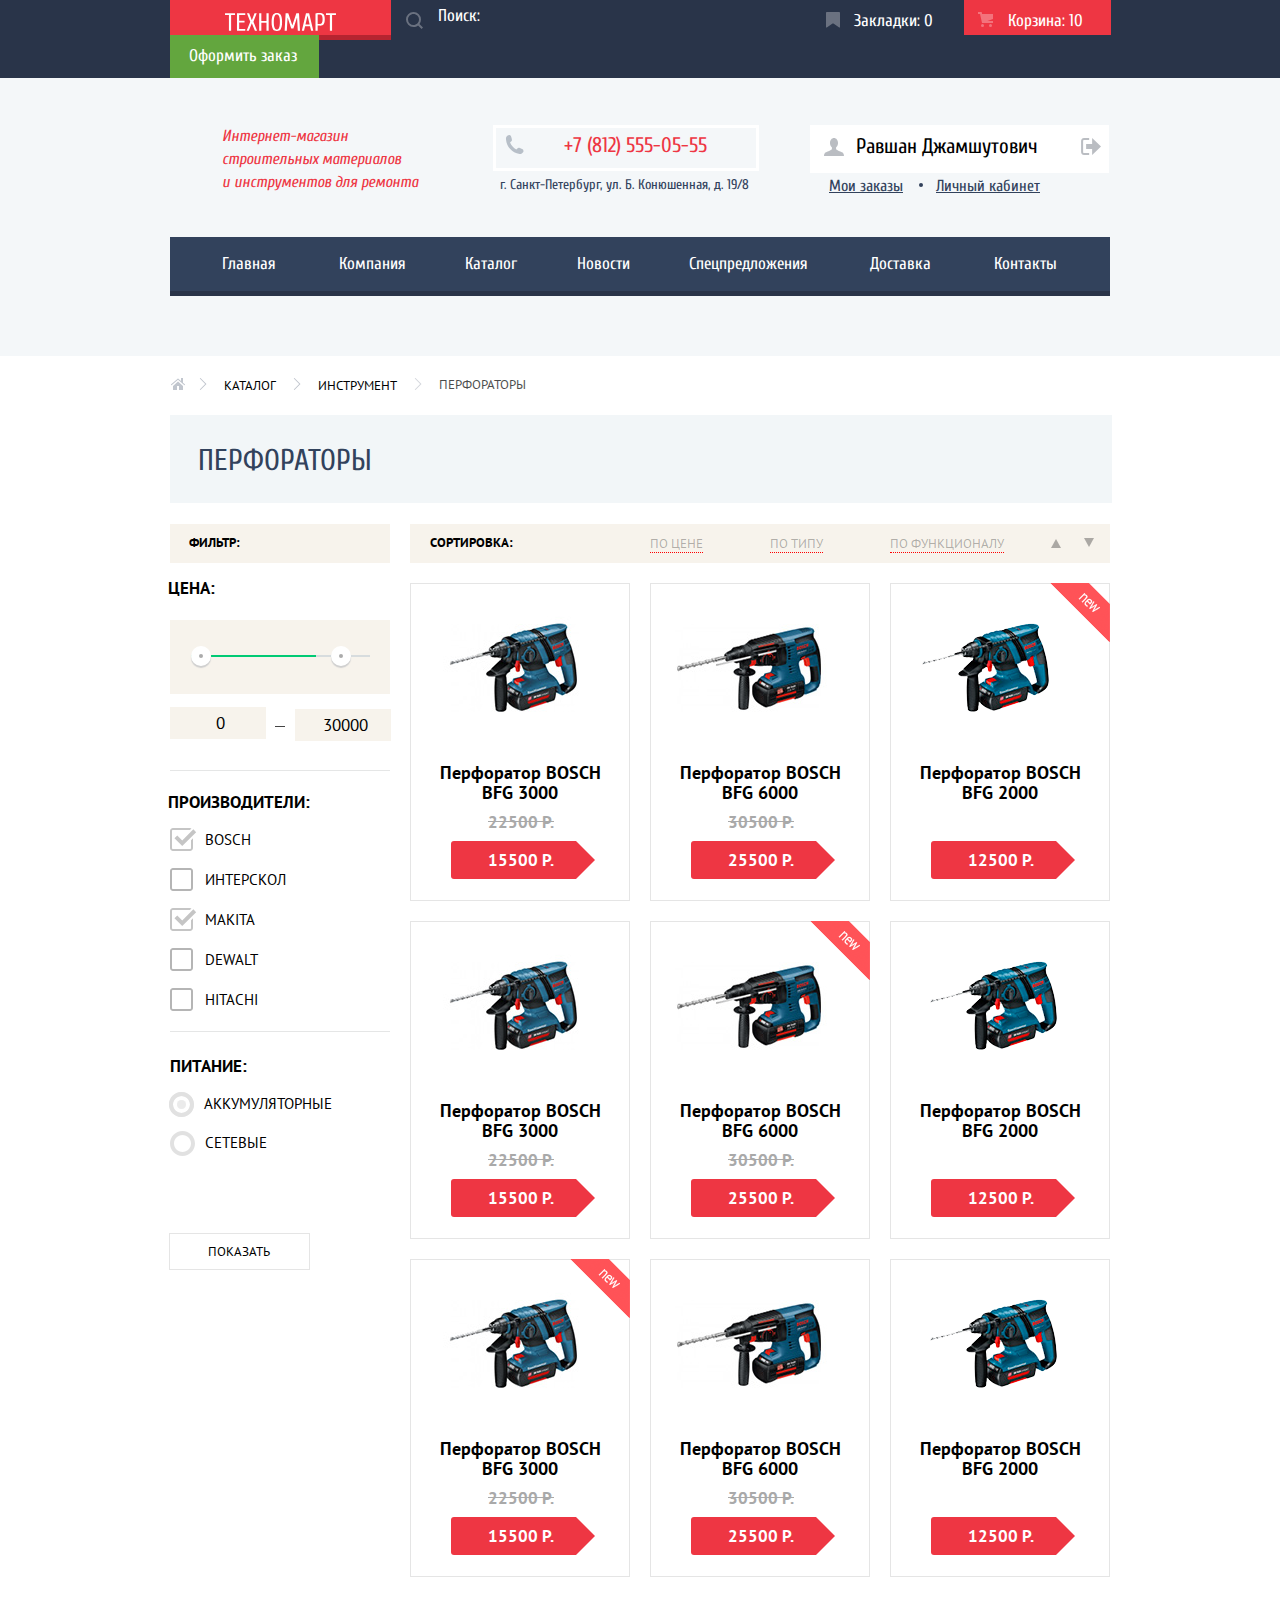
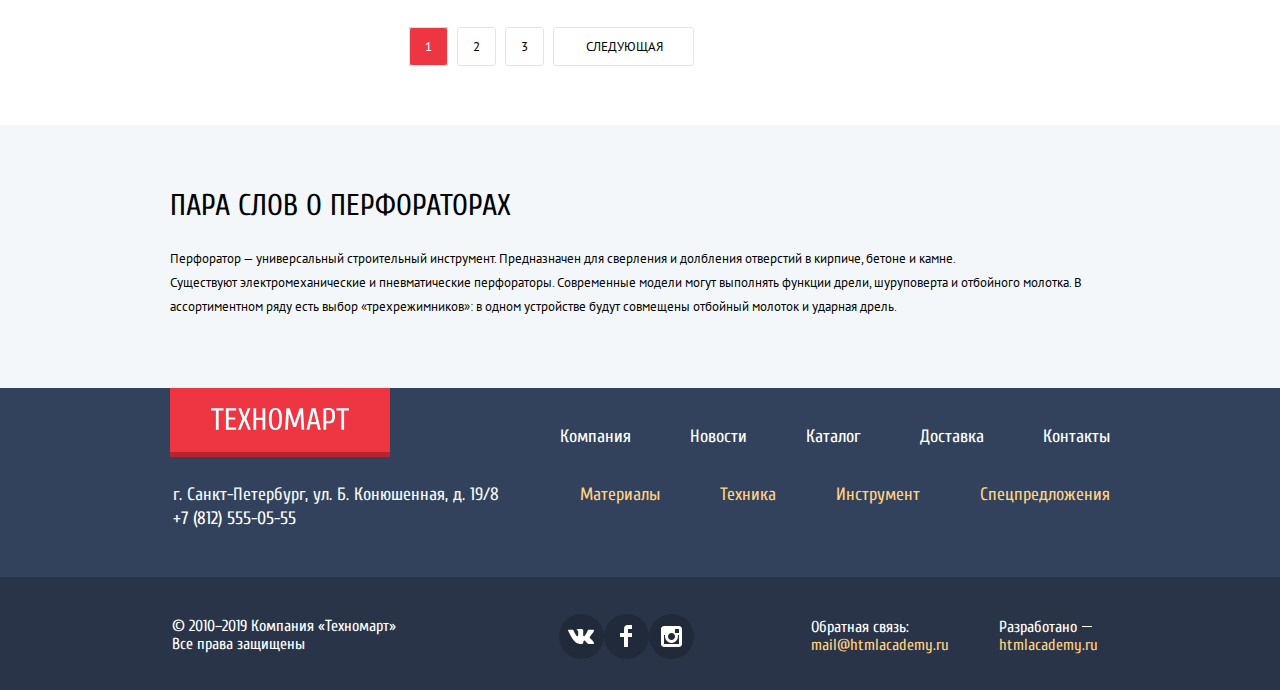
<file: catalog.html>
<!DOCTYPE html>
<html lang="ru">
<head>
	<meta charset="utf-8">
	<title>Техномарт</title>
	<link href="https://fonts.googleapis.com/css?family=Cuprum:400,400i,700%7cPT+Sans:400,400i,700&amp;subset=cyrillic" rel="stylesheet">
	<link rel="stylesheet" href="css/normalize.css">
	<link rel="stylesheet" href="css/style.min.css">
</head>
<body>
  <header class="main-header">
		<div class="main-navigation-wrapper">  
			<nav class="main-navigation">
				<div class="user-navigation-top-container">
					<div class="user-navigation-top">
						<a class="main-header-logo" href="index.html">
							<img class="logo" src="img/logo-technomart.svg" alt="логотип компании Техномарт" width="111" height="18">
						</a>
						<form class="search-form" action="https://echo.htmlacademy.ru" method="post">
							<label class="visually-hidden" for="user-search">Поиск</label>
							<input class="search-user" type="text" name="search" id="user-search" placeholder="Поиск:">
							<svg class="search-icon" xmlns="http://www.w3.org/2000/svg" width="17" height="17" viewBox="0 0 17 17">
							<path d="M17 15.586l-3.542-3.542A7.465 7.465 0 0 0 15 7.5 7.5 7.5 0 1 0 7.5 15c1.71 0 3.282-.579 4.544-1.542L15.586 17 17 15.586zM2 7.5C2 4.467 4.467 2 7.5 2 10.532 2 13 4.467 13 7.5c0 3.032-2.468 5.5-5.5 5.5A5.506 5.506 0 0 1 2 7.5z"/></svg>
						</form>
						<a class="bookmarks-catalog" href="bookmarks.html">
							Закладки: 0
						</a>
						<a class="basket-catalog basket-catalog--full" href="basket.html">
							Корзина: 10
						</a>
						<a class="place-your-order" href="place-order.html">
							Оформить заказ
						</a>	
					</div>
				</div>

				<div class="site-navigation-midle">
					<h1 class="main-title">Интернет-магазин строительных материалов&nbsp;&nbsp;&nbsp;
					и инструментов для ремонта
					</h1>
					<div class="contacts">
					<a class="phone" href="tel:+78125550555">
						+7 (812) 555-05-55
					</a>
					<p class="location">г. Санкт-Петербург, ул. Б. Конюшенная, д. 19/8</p> 
				</div>	
					
					<div class="user-card">
						<a class="user" href="personal-account.html">
							Равшан Джамшутович
						</a>
						<a class="deauthorization" href="deauthorization.html">
							<svg class="deauthorization-icon" xmlns="http://www.w3.org/2000/svg" width="21" height="17" viewBox="0 0 21 17"><g fill="#1d2739"><path fill="#1d2739" d="M21 8.5L12.125 0v6h-6v5h6v6z"/>
							<path fill="#1d2739" d="M3.106 13.952V3.048c.018-.376.171-1.057 1.01-1.057h5.027V0H4.116C1.938 0 1.112 1.81 1.087 3.027v10.946C1.112 15.189 1.938 17 4.116 17h5.027v-1.99H4.116c-.839 0-.992-.683-1.01-1.058z"/></g></svg>
						</a>
						<ul class="customer-card">
							<li class="my-order">
								<a href="my-order.html">
									Мои заказы
								</a>
							</li>
							<li class="personal-account">
								<a href="personal-account.html">
									Личный кабинет
								</a>
							</li>
						</ul>
					</div>
				</div>
					
				<div class="site-navigation-top-wrapper">
					<ul class="site-navigation-top">
						<li class="navigation-top-index"><a href="index.html">Главная</a></li>
						<li class="navigation-top-company"><a href="company.html">Компания</a></li>
						<li class="navigation-top-catalogue"><a href="catalog.html">Каталог</a></li>
						<li class="navigation-top-news"><a href="news.html">Новости</a></li>
						<li class="navigation-top-special-offer"><a href="Special-offer.html">Спецпредложения</a></li>
						<li class="navigation-top-delivery"><a href="delivery.html">Доставка</a></li>
						<li class="navigation-top-contacts"><a href="contacts.html">Контакты</a></li>
					</ul>
				</div>	
			</nav>
		</div>
	</header>

	<section class="list-of-pages">
		<ul class="breadcrumbs">
			<li>
				<a href="catalog.html">
					Каталог
				</a>	
			</li>
			<li>
				<a href="tool.html">
					Инструмент
				</a>
			</li>
			<li class="breadcrumbs-current">
				Перфораторы
			</li>	
		</ul>		
	</section>
	
	<div class="perforators-wrapper">
	  <h2 class="perforators">Перфораторы</h2>
	</div>
		
	<section class="product-filters">	
		<div class="filters-wrapper">
	  	<h2 class="filters">Фильтр:</h2>
		</div>

		<div class="sorting-goods-wrapper">
			<div class="sorting-goods">
				<h2 class="sort">Сортировка:</h2>
					<ul class="sort-list">
						<li>
							<a href="#">
								по цене
							</a>
						</li>
						<li>
							<a href="#">
								по типу
							</a>
						</li>
						<li>
							<a href="#">
								по функционалу
							</a>
						</li>
						<li>
							<svg class="up-indicator" aria-label="Индикатор вверх" xmlns="http://www.w3.org/2000/svg" width="11" height="10" viewBox="0 0 11 10">
							<path d="M5.5 0L0 10h11z"/></svg>
						</li>
						<li>
							<svg class="down-indicator" aria-label="Индикатор вниз" xmlns="http://www.w3.org/2000/svg" width="11" height="10" viewBox="0 0 11 10">
							<path d="M5.5 10L0 0h11"/></svg>
						</li>
					</ul>
			</div>
		</div>
	</section>

	<div class="manufacturers-list-container">
		<section class="manufacturers-list">
			<form class="filter" action="https://echo.htmlacademy.ru" method="post">
				<fieldset class="price-selection">
					<legend class="at-price">Цена:</legend>
					<div class="range-filter">
						<div class="range-controls">
							<div class="scale">
								<div class="bar"></div>
							</div>
							<div class="toggle toggle-min" aria-label="Индикатор выбора цены"></div>
							<div class="toggle toggle-max" aria-label="Индикатор выбора цены"></div>
						</div>
						<div class="price-controls">
							<label class="min-price"><input name="min-price" type="text" value="0"></label>
							<label class="max-price"><input name="max-price" type="text" value="30000"></label>
						</div>
					</div>
				</fieldset>

				<div class="manufacturers-list-wrapper">
					<fieldset class="manufacturers-selection">
						<legend class="manufacturers">Производители:</legend>
						<ul class="manufacturers-list-checkbox">
							<li class="filter-option">
								<label class="label-checkbox label-checkbox-bosch" for="BOSCH-field">
									<input class="visually-hidden filter-input filter-input-checkbox" type="checkbox" name="BOSCH" id="BOSCH-field" checked>
									<span class="checkbox-indicator"></span>
										BOSCH
								</label>
							</li>
							<li class="filter-option">
								<label class="label-checkbox" for="interskol-field">
									<input class="visually-hidden filter-input filter-input-checkbox" type="checkbox" name="interskol" id="interskol-field">
									<span class="checkbox-indicator"></span>
										ИНТЕРСКОЛ
								</label>
							</li>
							<li class="filter-option">
								<label class="label-checkbox" for="MAKITA-field">
									<input class="visually-hidden filter-input filter-input-checkbox" type="checkbox" name="MAKITA" id="MAKITA-field" checked>
									<span class="checkbox-indicator"></span>
										MAKITA
								</label>
							</li>
							<li class="filter-option">	
								<label class="label-checkbox" for="DEWALT-field">
									<input class="visually-hidden filter-input filter-input-checkbox" type="checkbox" name="DEWALT" id="DEWALT-field">
									<span class="checkbox-indicator"></span>
									DEWALT
								</label>
							</li>		
							<li class="filter-option">	
								<label class="label-checkbox" for="HITACHI-field">
									<input class="visually-hidden filter-input filter-input-checkbox" type="checkbox" name="HITACHI" id="HITACHI-field">
									<span class="checkbox-indicator"></span>
										HITACHI
								</label>
							</li>	
						</ul>
					</fieldset>	
				</div>	
				
				<div class="manufacturers-list-power-wrapper">
					<fieldset class="power-selection">	
						<legend class="power">Питание:</legend>
						<ul class="manufacturers-list-radio">
							<li class="filter-option">
								<label class="label-radio label-radio-1">
									<input class="visually-hidden filter-input filter-input-checkbox" type="radio" name="power" value="Battery" checked>
									<span class="checkbox-indicator"></span>
									АККУМУЛЯТОРНЫЕ
								</label>
							</li>
							<li class="filter-option">	
								<label class="label-radio">
									<input class="visually-hidden filter-input filter-input-checkbox" type="radio" name="power" value="networking">
									<span class="checkbox-indicator"></span>
									СЕТЕВЫЕ
								</label>
							</li>
							<li>	
								<input class="button-show-products" type="submit" value="Показать" aria-label="Кнопка показать подходящие товары под выбранные критерии">
							</li>
						</ul>
					</fieldset>		
				</div>
			</form>		
		</section>
		
		<div class="popular-drills-container">				
			<ul class="popular-perforators" tabindex="0">
				<li class="popular-drills-item" tabindex="1">
					<div class="popular-drills-modal">
						<a class="item-basket" href="basket.html">
							Купить
						</a>
						<a class="bookmarks" href="bookmarks.html">
							В закладки
						</a>
					</div> 
					<img src="img/layer-134-2-3000.jpg" alt="Дрель BOSCH 3000" width="218" height="170">
					<h3>Перфоратор BOSCH BFG 3000</h3>
					<p class="old-price-perforators">22500 Р.</p>
					<p class="new-price-perforators">15500 Р.</p>
				</li>
				<li class="popular-drills-item" tabindex="0">
					<div class="popular-drills-modal">
						<a class="item-basket" href="basket.html">
							Купить
						</a>
						<a class="bookmarks" href="bookmarks.html">
							В закладки
						</a>
					</div>
					<img src="img/layer-134-6000.jpg" alt="Дрель BOSCH 6000" width="218" height="170">
					<h3>Перфоратор BOSCH BFG 6000</h3>
					<p class="old-price-perforators">30500 Р.</p>
					<p class="new-price-perforators">25500 Р.</p>
				</li>
				<li class="popular-drills-item" tabindex="0">
					<div class="flag flag-new">новинка</div>
					<div class="popular-drills-modal">
						<a class="item-basket" href="basket.html">
							Купить
						</a>
						<a class="bookmarks" href="bookmarks.html">
							В закладки
						</a>
					</div>
					<img src="img/layer-134-2000.png" alt="Дрель BOSCH 2000" width="218" height="170">
					<h3>Перфоратор BOSCH BFG 2000</h3>
					<p class="old-price-perforators bfg-2000">30500 Р.</p>
					<p class="new-price-perforators">12500 Р.</p>
				</li>		 
				<li class="popular-drills-item" tabindex="0">
					<div class="popular-drills-modal">
						<a class="item-basket" href="basket.html">
							Купить
						</a>
						<a class="bookmarks" href="bookmarks.html">
							В закладки
						</a>
					</div> 
					<img src="img/layer-134-2-3000.jpg" alt="Дрель BOSCH 3000" width="218" height="170">
					<h3>Перфоратор BOSCH BFG 3000</h3>
					<p class="old-price-perforators">22500 Р.</p>
					<p class="new-price-perforators">15500 Р.</p>	  
				</li>
				<li class="popular-drills-item" tabindex="0">
					<div class="flag flag-new">новинка</div>
					<div class="popular-drills-modal">
						<a class="item-basket" href="basket.html">
							Купить
						</a>
						<a class="bookmarks" href="bookmarks.html">
							В закладки
						</a>
					</div>
					<img src="img/layer-134-6000.jpg" alt="Дрель BOSCH 6000" width="218" height="170">
					<h3>Перфоратор BOSCH BFG 6000</h3>
					<p class="old-price-perforators">30500 Р.</p>
					<p class="new-price-perforators">25500 Р.</p>
				</li>
				<li class="popular-drills-item" tabindex="0">
					<div class="popular-drills-modal">
						<a class="item-basket" href="basket.html">
							Купить
						</a>
						<a class="bookmarks" href="bookmarks.html">
							В закладки
						</a>
					</div>
					<img class="perforator-2000" src="img/layer-134-2000.png" alt="Дрель BOSCH 2000" width="218" height="170">
					<h3>Перфоратор BOSCH BFG 2000</h3>
					<p class="old-price-perforators bfg-2000">30500 Р.</p>
					<p class="new-price-perforators">12500 Р.</p>
				</li>		 
				<li class="popular-drills-item" tabindex="0">
					<div class="flag flag-new">новинка</div>
					<div class="popular-drills-modal">
						<a class="item-basket" href="basket.html">
							Купить
						</a>
						<a class="bookmarks" href="bookmarks.html">
							В закладки
						</a>
					</div>
					<img src="img/layer-134-2-3000.jpg" alt="Дрель BOSCH 3000" width="218" height="170">
					<h3>Перфоратор BOSCH BFG 3000</h3>
					<p class="old-price-perforators">22500 Р.</p>
					<p class="new-price-perforators">15500 Р.</p>
				</li> 
				<li class="popular-drills-item" tabindex="0">
					<div class="popular-drills-modal">
						<a class="item-basket" href="basket.html">
							Купить
						</a>
						<a class="bookmarks" href="bookmarks.html">
							В закладки
						</a>
					</div>
					<img src="img/layer-134-6000.jpg" alt="Дрель BOSCH 6000" width="218" height="170">
					<h3>Перфоратор BOSCH BFG 6000</h3>
					<p class="old-price-perforators">30500 Р.</p>
					<p class="new-price-perforators">25500 Р.</p>
				</li>
				<li class="popular-drills-item" tabindex="0">
					<div class="popular-drills-modal">
						<a class="item-basket" href="basket.html">
							Купить
						</a>
						<a class="bookmarks" href="bookmarks.html">
							В закладки
						</a>
						</div>
					<img class="perforator-2000" src="img/layer-134-2000.png" alt="Дрель BOSCH 2000" width="218" height="170">
					<h3>Перфоратор BOSCH BFG 2000</h3>
					<p class="old-price-perforators bfg-2000">30500 Р.</p>
					<p class="new-price-perforators">12500 Р.</p>
				</li>		 
			</ul>
		</div>
	</div>

	<div class="pagination-list-wrapper">
		<ul class="pagination-list">
			<li class="pagination-item pagination-item-current"><a>1</a></li>
			<li class="pagination-item"><a href="#">2</a></li>
			<li class="pagination-item"><a href="#">3</a></li>
			<li class="pagination-item"><a class="next-page" href="#">СЛЕДУЮЩАЯ</a></li>
		</ul>
	</div>

	<div class="description-perforators-wrapper"> 
		<section class="description-perforators">
			<h4>Пара слов о перфораторах</h4>
			<p>
			Перфоратор — универсальный строительный инструмент. Предназначен для сверления и долбления отверстий в кирпиче, бетоне и камне.<br>
			Существуют электромеханические и пневматические перфораторы. Современные модели могут выполнять функции дрели, шуруповерта и отбойного молотка. В ассортиментном ряду есть выбор «трехрежимников»: в одном устройстве будут совмещены отбойный молоток и ударная дрель.
			</p>
		</section>
	</div>

	<footer class="main-footer">
	  <div class="footer-navigation-bottom">
			<img class="logo-footer" src="img/logo-technomart.svg" alt="логотип компании Техномарт" width="138" height="23">
			<ul class="site-navigation-bottom-1">
				<li><a class="menu-company-bottom" href="company.html">Компания</a></li>
				<li><a class="menu-company-bottom" href="news.html">Новости</a></li>
				<li><a class="menu-company-bottom" href="catalog.html">Каталог</a></li>
				<li><a class="menu-company-bottom" href="delivery.html">Доставка</a></li>
				<li><a class="menu-company-bottom" href="contacts.html">Контакты</a></li>
			</ul>
	  </div>

		<div class="contacts-bottom-container">
			<div class="contacts-bottom">
				<p>
					г. Санкт-Петербург, ул. Б. Конюшенная, д. 19/8
				</p>
				<a class="phone-bottom" href="tel:+7(812)555-05-55">
					+7 (812) 555-05-55
				</a>
			</div>
			<ul class="site-navigation-bottom-2">	  
				<li><a class="bottom-menu" href="materials.html">Материалы</a></li>
				<li><a class="bottom-menu" href="Technique.html">Техника</a></li>
				<li><a class="bottom-menu" href="Tool.html">Инструмент</a></li>
				<li><a class="bottom-menu" href="Special-offer.html">Спецпредложения</a></li>
			</ul>
		</div>

		<div class="main-footer-bottom">
			<div class="main-footer-bottom-container">
				<p class="all-rights-reserved">
					© 2010–2019 Компания «Техномарт»
					Все права защищены
				</p>
				<div class="footer-social">
					<ul class="list-footer-social">
						<li>
							<a class="social-button social-vk" href="#" aria-label="Строница Техномарт в Вконтакте">
								<svg xmlns="http://www.w3.org/2000/svg" width="26" height="15" viewBox="0 0 26 15">
								<path fill="#ffffff" d="M16.138 11.51c.956-.309 2.18 2.04 3.483 2.939.978.681 1.727.534 1.727.534l3.473-.05s1.815-.112.957-1.554c-.071-.12-.503-1.069-2.585-3.022-2.177-2.043-1.882-1.712.739-5.244 1.597-2.153 2.236-3.468 2.036-4.028-.192-.539-1.365-.399-1.365-.399L20.69.713c-.381.001-.704.119-.851.515-.003.004-.621 1.666-1.445 3.079-1.741 2.989-2.436 3.148-2.724 2.961-.661-.433-.494-1.737-.494-2.664 0-2.897.432-4.105-.846-4.417-.427-.104-.739-.172-1.828-.182-1.392-.021-2.574 0-3.244.329-.445.223-.786.712-.579.74.26.035.843.16 1.155.586.401.552.389 1.789.389 1.789s.229 3.411-.54 3.834c-.528.29-1.25-.302-2.803-3.016-.793-1.388-1.392-2.922-1.392-2.922s-.116-.285-.326-.441c-.25-.185-.6-.244-.6-.244L.848.684S.29.7.085.946c-.182.218-.015.668-.015.668s2.909 6.881 6.203 10.347c3.02 3.182 6.452 2.971 6.452 2.971h1.555s.469-.054.709-.312c.224-.24.214-.691.214-.691s-.031-2.109.935-2.419z"/></svg>
							</a>
						</li>
						<li>
							<a class="social-button social-fb" href="#" aria-label="Строница Техномарт в фейсбуке">
								<svg xmlns="http://www.w3.org/2000/svg" width="12" height="22" viewBox="0 0 12 22">
								<path fill="#ffffff" d="M12 4V0H8a4 4 0 0 0-4 4v4H0v4h4v10h4V12h4V8H8V4h4z"/></svg>
						</a>
						</li>
						<li>
							<a class="social-button social-inst" href="#" aria-label="Строница Техномарт в инстаграмме">
							<svg xmlns="http://www.w3.org/2000/svg" width="21" height="21" viewBox="0 0 21 21">
							<path fill="#ffffff" d="M18 0H3C1.35 0 0 1.35 0 3v15c0 1.65 1.35 3 3 3h15c1.65 0 3-1.35 3-3V3c0-1.65-1.35-3-3-3zm-7.5 7c1.93 0 3.5 1.57 3.5 3.5S12.43 14 10.5 14 7 12.43 7 10.5 8.57 7 10.5 7zM18 18H3V9h1.181A6.504 6.504 0 0 0 4 10.5a6.5 6.5 0 1 0 13 0 6.45 6.45 0 0 0-.181-1.5H18v9zm0-11h-4V3h4v4z"/></svg>
							</a>
						</li>
					</ul> 
				</div>
				<p class="mail-catalog">
					Обратная связь:
					<b>mail@htmlacademy.ru</b>
				</P>
				<p class="footer-copyright">
					Разработано	 
					<a class="button-academy" href="https://htmlacademy.ru/intensive/htmlcss">
						htmlacademy.ru
					</a>
				</p>
			</div>	
		</div>
	</footer>

	<section class="modal-basket">
		<form class="modal-form-basket" action="https://echo.htmlacademy.ru" method="post">
			<h2 class="product-cart">Товар добавлен в корзину!</h2>
			<div class="ordering-wrapper">
				<a class="ordering" href="#">Оформить заказ</a>
				<a class="continue-shopping" href="#">Продолжить покупки</a>
			</div>
			<button class="modal-close-form-basket" type="button">Закрыть</button>
		</form>
	</section>

</body>
</html>
</file>
<file: css/style.min.css>
body{margin:0;font-family:"Cuprum",Arial,sans-serif;font-size:17px;line-height:17px;font-weight:400;color:#000;min-width:960px}a{text-decoration:none}img{max-width:100%;height:auto}.visually-hidden{position:absolute;width:1px;height:1px;margin:-1px;border:0;padding:0;white-space:nowrap;-webkit-clip-path:inset(100%);clip-path:inset(100%);clip:rect(0 0 0 0);overflow:hidden}.main-navigation-wrapper{background-color:#f4f7f9}.main-header-logo{background-color:#ee3643;-webkit-box-shadow:0 5px 0 0 #b62430;box-shadow:0 5px 0 0 #b62430;padding:13px 55px 0}.main-header-logo:focus,.main-header-logo:hover{background-color:#ca2c37}.main-header-logo:active{background-color:#ba2732}.site-navigation-top-wrapper{width:940px;padding:0 10px;margin:0 auto}.site-navigation-top{display:-webkit-box;display:-ms-flexbox;display:flex;-ms-flex-wrap:wrap;flex-wrap:wrap;padding:0;background-color:#32425c;margin:0 0 60px;-webkit-box-shadow:inset 0 -5px 0 0 #293449;box-shadow:inset 0 -5px 0 0 #293449}.site-navigation-top a{display:block;padding:18px 30px 24px}.site-navigation-top li:last-child{margin-right:5px}.navigation-top-index{margin-left:22px}.navigation-top-company{margin-left:3px}.navigation-top-catalogue{margin-left:-1px}.navigation-top-news{margin-left:0}.navigation-top-special-offer{margin-left:-1px}.navigation-top-delivery{margin-left:2px}.navigation-top-contacts{margin-left:3px}.site-navigation-top a:focus,.site-navigation-top a:hover{background-color:#212a3a}.site-navigation-top a:active{background-color:#1d2739;opacity:.5}.site-navigation-top li{-webkit-box-shadow:inset 0 -5px 0 0 #293449;box-shadow:inset 0 -5px 0 0 #293449;background-color:#32425c}.user-navigation-top-container{width:100%;background-color:#293449;margin-bottom:47px;height:100%}.user-navigation-top{display:-webkit-box;display:-ms-flexbox;display:flex;-ms-flex-wrap:wrap;flex-wrap:wrap;width:941px;margin:0 auto;padding:0 10px}.search-user{-webkit-box-sizing:border-box;box-sizing:border-box;display:block;height:100%;border:0;padding:6px 60px 10px 47px;font-size:17px;font-family:"Cuprum",Arial,sans-serif;background-color:#293449}.search-user::-webkit-input-placeholder{font-size:17px;font-family:"Cuprum",Arial,sans-serif;color:#fff}.search-user:-ms-input-placeholder,.search-user::-ms-input-placeholder{font-size:17px;font-family:"Cuprum",Arial,sans-serif;color:#fff}.search-user::placeholder{font-size:17px;font-family:"Cuprum",Arial,sans-serif;color:#fff}.search-form{position:relative;margin-right:auto;-webkit-box-flex:1;-ms-flex-positive:1;flex-grow:1;width:266px}.search-icon{position:absolute;left:15px;top:12px;width:17px;height:17px;fill:#fff;opacity:.3}.search-user:hover{background-color:#212a3a}.search-user:focus::-webkit-input-placeholder{color:#000}.search-user:focus:-ms-input-placeholder,.search-user:focus::-ms-input-placeholder{color:#000}.search-user:focus::placeholder{color:#000}.search-user:hover+.search-icon{opacity:1}.search-user:focus+.search-icon{fill:#ee3643;opacity:1}.search-user:focus::-webkit-input-placeholder{display:none}.search-user:focus:-ms-input-placeholder,.search-user:focus::-ms-input-placeholder{display:none}.search-user:focus::placeholder{display:none}.main-navigation,.user-navigation-bot{display:-webkit-box;display:-ms-flexbox;display:flex}.main-navigation{-webkit-box-orient:vertical;-webkit-box-direction:normal;-ms-flex-direction:column;flex-direction:column;font-size:17px;line-height:17px;margin:0 auto}.user-navigation-bot{-ms-flex-wrap:wrap;flex-wrap:wrap;padding:0;margin:0 0 0 auto}.user-navigation-bot li{margin-top:11px}.user-navigation-bot a{color:#000;font-size:21px;line-height:21px;background-color:#fff;-webkit-box-sizing:border-box;box-sizing:border-box}.login-link{position:relative;padding:9px 26px 13px 45px}.login-link::before,.user::before{content:"";position:absolute;left:13px;top:12px;width:24px;height:21px;background-image:url(../img/icon-login.svg);background-repeat:no-repeat;opacity:.3}.register-link{padding:9px 25px 13px}.user-navigation-bot .register-link{margin-left:8px}.services ul,.site-navigation-top,.user-navigation-bot,.user-navigation-top{list-style:none}.site-navigation-top a,.user-navigation-top a{color:#fff}.user-card{margin-left:51px;display:flex;width:300px;flex-wrap:wrap}.user:active{color:rgba(0,0,0,.3)}.user{font-size:21px;color:#000;position:relative;padding:13px 20px 15px 46px;background-color:#fff;width:253px;box-sizing:border-box;display:block}.user::before{top:13px;left:14px;width:30px;height:30px;background-image:url(../img/icon-user.svg);fill:#1d2739}.deauthorization-icon:focus,.deauthorization-icon:hover,.user:focus::before,.user:hover::before{opacity:1}.deauthorization-icon:active,.user:active::before{opacity:.3}.deauthorization{position:relative;padding:14px 28px 12px 18px;background-color:#fff;width:42px;display:block;box-sizing:border-box}.deauthorization-icon{position:absolute;top:13px;left:17px;width:21px;height:17px;opacity:.3}.customer-card{position:relative;list-style:none;display:-webkit-box;display:-ms-flexbox;display:flex;padding:0;margin:4px 0 0}.my-order{margin-left:19px}.personal-account{padding-left:33px}.filters-wrapper{background-color:#f7f3ec;width:220px}.customer-card::before{content:"";position:absolute;top:6px;left:109px;width:4px;height:4px;background-color:#32425c;border-radius:50%}.customer-card a{font-size:16px;line-height:18px;color:#32425c;text-decoration:underline}.customer-card a:focus,.customer-card a:hover{color:#ee3643}.customer-card a:active{color:rgba(50,66,92,.3)}.search-user:focus{background-color:#fff}.bookmark{position:relative;padding:12px 35px 0 44px}.bookmark::before{content:"";position:absolute;left:18px;top:12px;width:15px;height:17px;background-image:url(../img/icon-bookmark.svg);background-repeat:no-repeat;opacity:.3}.bookmark:focus,.bookmark:hover{background-color:#212a3a}.basket-catalog:focus::before,.basket-catalog:hover::before,.basket:focus::before,.basket:hover::before,.bookmark:focus::before,.bookmark:hover::before{opacity:1;-webkit-transition:300ms;-o-transition:300ms;transition:300ms}.bookmark:active{background-color:#161d29;opacity:.5}.basket{position:relative;padding:12px 31px 0 44px}.basket::before{content:"";position:absolute;left:13px;top:12px;width:15px;height:17px;background-image:url(../img/icon-cart.svg);background-repeat:no-repeat;opacity:.3}.basket:focus,.basket:hover{background-color:#212a3a}.basket:active{background-color:#161d29;opacity:.5}.basket-catalog{position:relative;padding:12px 28px 0 44px}.basket-catalog::before{content:"";position:absolute;left:14px;top:12px;width:15px;height:17px;background-image:url(../img/icon-cart.svg);background-repeat:no-repeat;opacity:.3}.basket-catalog:focus,.basket-catalog:hover{background-color:#212a3a}.basket-catalog:active{background-color:#161d29;opacity:.5}.basket-catalog--full{background-color:#ee3643}.place-your-order{background-color:#63a63e;padding:12px 22px 14px 19px}.place-your-order:focus,.place-your-order:hover{background-color:#5fbb2d}.place-your-order:active{background-color:#518534}.site-navigation-midle{display:-webkit-box;display:-ms-flexbox;display:flex;width:940px;padding:0 10px;margin:0 auto 40px}.user-navigation-bot a:focus,.user-navigation-bot a:hover{color:#ee3643}.user-navigation-bot a:active{color:#b2b2b2}.login-link:focus::before,.login-link:hover::before{opacity:1}.login-link:active::before{opacity:.3}.main-title,.phone{color:#ee3643;margin:0}.main-title{font-style:italic;width:200px;font-weight:400;padding-left:52px;font-size:16px;line-height:23px}.phone{position:relative;display:block;font-size:21px;line-height:21px;border:3px solid #fff;padding:7px 0 12px 68px}.phone::before{content:"";position:absolute;top:6px;left:8px;width:20px;height:20px;background-image:url(../img/icon-phone.svg);background-repeat:no-repeat;background-position:center}.contacts{width:266px;margin-left:71px}.location{font-size:14px;line-height:24px;color:#32425c;margin:0;padding-top:2px;padding-left:7px}.perforators-wrapper,.product-filters{display:-webkit-box;display:-ms-flexbox;display:flex;width:940px;padding:0 10px;margin:0 auto 21px}.product-filters{-ms-flex-wrap:wrap;flex-wrap:wrap;margin:0 auto 20px}.perforators{font-size:30px;color:#32425c;font-weight:400;line-height:30px;padding:31px 740px 27px 28px;margin:0;background-color:#f2f6f8;text-transform:uppercase}.product-category{width:180px;margin:0;padding-left:23px;padding-top:20px;font-size:24px;line-height:30px}.all-events,.construction,.every-taste{-webkit-box-sizing:border-box;box-sizing:border-box;display:block;width:140px;text-transform:uppercase;border-radius:3px;padding:9px 30px 10px 31px;background:rgba(2,8,10,.1)}.all-events,.every-taste{padding:9px 27px 10px 25px}.all-events{padding:10px 25px 11px 28px}.all-events:focus,.all-events:hover,.construction:focus,.construction:hover,.every-taste:focus,.every-taste:hover{background:rgba(2,8,10,.2)}.all-events:active,.construction:active,.every-taste:active{background:rgba(2,8,10,.3)}.product-category-list{-webkit-box-sizing:border-box;box-sizing:border-box;display:-webkit-box;display:-ms-flexbox;display:flex;-ms-flex-wrap:wrap;flex-wrap:wrap;-webkit-box-pack:justify;-ms-flex-pack:justify;justify-content:space-between;line-height:30px;color:#fff;width:960px;padding:0 10px;list-style:none;margin:60px auto 28px}.product-category-list .materials{background-color:#ffbf47}.product-category-list .feature-item-device,.product-category-list .feature-item-technic,.product-category-list .materials{position:relative;-webkit-box-sizing:border-box;box-sizing:border-box;min-width:300px;margin-bottom:20px}.product-category-list .feature-item-device{padding-bottom:18px;background-color:#3bbce3}.product-category-list .feature-item-technic{background-color:#dc91d8}.product-category-list .materials::after{content:"";position:absolute;top:30px;left:213px;width:45px;height:67px;background-image:url(../img/icon-1.svg);background-repeat:no-repeat}.product-category-list .feature-item-device::after,.product-category-list .feature-item-technic::after{content:"";position:absolute;top:32px;left:197px;width:75px;height:67px;background-image:url(../img/icon-2.svg);background-repeat:no-repeat}.product-category-list .feature-item-technic::after{top:31px;left:190px;width:80px;height:65px;background-image:url(../img/icon-3.svg)}.product-category-list .materials{background-image:url(../img/new-flag.png);background-repeat:no-repeat;background-position:240px 0}.product-category-list a{font-size:14px;line-height:18px;color:#fff}.all-events-wrapper,.construction-wrapper{padding-left:22px;padding-top:13px}.every-taste-wrapper{padding-left:24px;padding-top:13px}.feature-item-slider{position:relative}.slider-switch{position:absolute;top:50%;display:-webkit-box;display:-ms-flexbox;display:flex;-ms-flex-wrap:wrap;flex-wrap:wrap;width:100%;margin:-20px 0 0;padding:0;list-style:none}.slider-switch-left{margin-right:auto;margin-left:26px;margin-top:-11px}.slider-switch-right{margin-left:auto;margin-right:21px;margin-top:-11px}.galery-button{width:22px;height:40px}.slider-controls{display:-webkit-box;display:-ms-flexbox;display:flex;position:absolute;width:100px;left:286px;bottom:48px;padding:0}.slider-controls li{list-style:none;margin-left:10px}.active-button,.passive-button{background-color:#fff;border:0;width:9px;height:9px;border-radius:50%;cursor:pointer;padding:0}.passive-button{background-color:#ee3643;border:2px solid #fff;width:10px;height:10px}.button{background:0 0;border:0;padding:0}.feature-item-slider-item{position:relative;-webkit-box-sizing:border-box;box-sizing:border-box;min-width:620px;display:none;padding-bottom:27px;background-repeat:no-repeat}.feature-item-slider-item:nth-child(1){background-image:url(../img/layer-99.jpg)}.feature-item-slider-item:nth-child(2){background-image:url(../img/layer-99-2.jpg)}.feature-item-slider-list{position:relative;margin:0;padding:0;list-style:none;background-color:#bfb9af}.feature-item-slider-item--activ{display:block}.feature-item-slider-item h3{text-transform:uppercase;margin:0;font-size:36px;line-height:36px;padding-top:21px;padding-left:24px}.feature-item-slider-item p{font-size:18px;line-height:24px;padding-top:4px;padding-left:24px;margin:0 0 124px}.feature-item-slider-item .open-directory{text-transform:uppercase;font-size:14px;line-height:18px;padding:11px 48px;background-color:#ee3643;border-radius:5px;margin-left:27px;min-width:150px}.feature-item-slider-item a:focus,.feature-item-slider-item a:hover{background-color:#ca2c37}.feature-item-slider-item a:active{background-color:#ba2732}.feature-item-sale{width:300px}.information-sale{-webkit-box-sizing:border-box;box-sizing:border-box;margin:0;padding:0;list-style:none}.information{font-size:24px;line-height:1.25;color:#fff;background:#32425c}.information-sale h3{width:160px;margin:0;padding-top:20px;padding-left:22px;font-size:24px;line-height:30px}.information-sale-50,.shipment-item{position:relative;margin-bottom:20px}.information-sale-50::after,.shipment-item::after{content:"";position:absolute;top:25px;left:195px;width:61px;height:74px;background-image:url(../img/icon-4.svg);background-repeat:no-repeat}.shipment-item::after{top:30px;left:190px;width:80px;height:75px;background-image:url(../img/icon-5.svg)}.information-sale .shipment-item{padding-bottom:27px}.sale-50,.shipment{text-transform:uppercase;border-radius:3px;background:rgba(2,8,10,.1)}.sale-50{-webkit-box-sizing:border-box;box-sizing:border-box;display:block;width:140px;padding:11px 24px}.shipment{padding:11px 37px}.sale-50-wrapper,.shipment-wrapper{padding-top:15px;padding-left:23px}.information-sale .information-sale-50{-webkit-box-sizing:border-box;box-sizing:border-box;min-width:300px;background-color:#8ed78f;padding-bottom:20px;margin-bottom:21px}.information-sale .shipment-item{-webkit-box-sizing:border-box;box-sizing:border-box;min-width:300px;background-color:#ffc047}.information-sale a{color:#fff;font-size:14px;line-height:18px}.information-sale a:focus,.information-sale a:hover{background:rgba(2,8,10,.2)}.information-sale a:active{background:rgba(2,8,10,.3)}.product-catalog-content p{width:94px;height:30px;font-size:36px;line-height:1;color:#fff}.product-catalog-content a,.product-catalog-content b{width:143px;height:18px;font-size:24px;line-height:1.33;color:#fff}.product-catalog{background:#32425c}.product-catalog-content a{height:14px;font-size:18px;background-color:#ee3643}.all-popular-product:focus,.all-popular-product:hover,.product-catalog-content a:focus,.product-catalog-content a:hover{background-color:#ca2c37}.all-popular-product:active,.product-catalog-content a:active{background-color:#ba2732}.popular-product-container,.popular-product-item{width:940px;padding:0 10px;margin:0 auto 20px}.popular-product-item{list-style:none;-webkit-box-sizing:border-box;box-sizing:border-box;padding:0;display:-webkit-box;display:-ms-flexbox;display:flex;-webkit-box-pack:justify;-ms-flex-pack:justify;justify-content:space-between;background-color:#f9f5f0}.popular-product-list{font-size:30px;line-height:30px;font-weight:400;color:#32425c;margin:0;text-transform:uppercase;padding:34px 0 28px 28px}.all-popular-product{display:block;-webkit-box-sizing:border-box;box-sizing:border-box;font-size:14px;line-height:18px;color:#fff;background-color:#ee3643;text-transform:uppercase;width:253px;padding:11px 54px;border-radius:5px}.popular-product-item li:nth-child(2){margin-top:28px;margin-right:23px}.popular-drills-container-catalog{width:940px;padding:0 10px;margin:0 auto}.popular-drills-container a{display:block;width:129px;margin:0 auto 7px;padding:7px 0;background-color:#63a63e;border:3px solid #63a63e;border-bottom-color:#367315;border-radius:3px;color:#fff;font-size:14px;font-weight:400;font-family:"Cuprum",Arial,sans-serif;line-height:18px;text-decoration:none;text-transform:uppercase}.popular-drills-item .popular-drills-modal{display:none}.popular-drills-item:focus .popular-drills-modal,.popular-drills-item:hover .popular-drills-modal{display:block}.popular-drills-item:focus,.popular-drills-item:hover{-webkit-box-shadow:0 10px 25px 0 rgba(41,52,73,.5);box-shadow:0 10px 25px 0 rgba(41,52,73,.5)}.item-basket:focus,.item-basket:hover{background-color:#5fbb2d}.item-basket:active{background-color:#518534}.bookmarks{position:relative;padding:12px 30px 0 49px}.bookmarks:focus,.bookmarks:hover{background-color:#212a3a}.bookmarks-catalog:focus::before,.bookmarks-catalog:hover::before,.bookmarks:focus::before,.bookmarks:hover::before{opacity:1;-webkit-transition:300ms;-o-transition:300ms;transition:300ms}.bookmarks:active{background-color:#161d29;opacity:.5}.bookmarks:focus,.bookmarks:hover{border-color:#32425c}.bookmarks-catalog{position:relative;padding:12px 31px 0 49px}.bookmarks-catalog::before{content:"";position:absolute;left:21px;top:12px;width:15px;height:17px;background-image:url(../img/icon-bookmark.svg);background-repeat:no-repeat;opacity:.3}.bookmarks-catalog:focus,.bookmarks-catalog:hover{background-color:#212a3a}.bookmarks-catalog:active{background-color:#161d29;opacity:.5}.bookmarks-catalog:focus,.bookmarks-catalog:hover{border-color:#32425c}.popular-drills-modal .bookmarks{color:#32425c;background:#fff}.popular-drills li,.popular-drills-modal,.popular-perforators li{width:218px;-webkit-transition:400ms;-o-transition:400ms;transition:400ms}.popular-drills li,.popular-perforators li{display:-webkit-box;display:-ms-flexbox;display:flex;-webkit-box-orient:vertical;-webkit-box-direction:normal;-ms-flex-direction:column;flex-direction:column;background-color:#fff;border:1px solid #e5e5e5;text-align:center;margin-bottom:20px;margin-right:20px;position:relative}.popular-drills-modal{position:absolute;top:0;left:0;height:80px;padding:40px 0;z-index:10;background-color:rgba(255,255,255,.9)}.popular-drills li:nth-child(4n),.popular-perforators li:nth-child(3n){margin-right:0}.popular-drills,.popular-perforators{display:-webkit-box;display:-ms-flexbox;display:flex;-ms-flex-wrap:wrap;flex-wrap:wrap;padding:0;margin:0;list-style:none}.popular-perforators{width:700px;margin:0 0 0 20px}.popular-drills h3,.popular-perforators h3{font-family:"PT Sans",Arial,sans-serif;font-size:18px;line-height:20px;color:#000;padding:9px 25px 0;margin:0 0 auto}.popular-drills h3{min-height:40px;padding:9px 25px}.old-price,.old-price-perforators{font-family:"PT Sans",Arial,sans-serif;font-weight:700;font-size:17px;line-height:18px;color:#a9a9a9;margin:1px 0 0;text-decoration:line-through}.old-price-perforators{margin:10px 0 0 2px}.dril-bosch-2000{margin-left:8px}.new-price,.new-price-perforators{position:relative;font-family:"PT Sans",Arial,sans-serif;font-weight:700;font-size:17px;line-height:18px;color:#fff;width:80px;padding:10px 30px;margin:10px auto 21px 40px;background:#ee3643;border-radius:3px}.new-price-perforators::after,.new-price::after{content:"";position:absolute;top:0;right:-23px;width:0;height:0;border:19px solid #fff;border-left-color:#ee3643}.perforator-2000{margin-left:8px}.popular-drills-item .flag{position:absolute;top:-1px;right:-1px;width:60px;height:60px;text-indent:-1000px;overflow:hidden;z-index:20}.popular-drills-item .flag-new{background:url(../img/new-flag.png);background-repeat:no-repeat;background-position:0 0}.bfg-2000{text-indent:-9999px}.popular-manufacturer-item{list-style:none;display:-webkit-box;display:-ms-flexbox;display:flex;background-color:#f9f5f0;width:940px;padding:0 10px;-webkit-box-sizing:border-box;box-sizing:border-box;margin:0 auto 16px}.popular-manufacturer-list{font-size:30px;line-height:30px;font-weight:400;color:#32425c;margin:0;text-transform:uppercase;padding:32px 0 33px 18px}.popular-manufacturer-item a{display:block;-webkit-box-sizing:border-box;box-sizing:border-box;width:254px;font-size:14px;line-height:18px;color:#fff;background-color:#ee3643;text-transform:uppercase;padding:11px 68px 11px 70px;border-radius:5px}.popular-manufacturer-item a:focus,.popular-manufacturer-item a:hover{background-color:#ca2c37}.popular-manufacturer-item a:active{background-color:#ba2732}.popular-manufacturer-item li:nth-child(2){margin-top:25px;margin-left:268px}.list-popular-manufacturer-container{width:940px;padding:0 10px;-webkit-box-sizing:content-box;box-sizing:content-box;margin:0 auto}.list-popular-manufacturer{list-style:none;margin:0;padding:0;display:-webkit-box;display:-ms-flexbox;display:flex;-ms-flex-wrap:wrap;flex-wrap:wrap}.list-popular-manufacturer li{width:220px;min-height:145px;background-color:#fff;border:1px solid #e5e5e5;margin-bottom:20px;margin-right:20px;-webkit-box-sizing:border-box;box-sizing:border-box;-webkit-transition:400ms;-o-transition:400ms;transition:400ms}.list-popular-manufacturer li:nth-child(4n){margin-right:0}.list-popular-manufacturer li:focus,.list-popular-manufacturer li:hover{background-color:#fff;border:1px solid #e5e5e5;-webkit-box-shadow:0 10px 25px 0 rgba(41,52,73,.5);box-shadow:0 10px 25px 0 rgba(41,52,73,.5)}.list-popular-manufacturer li:active{background-color:#fff;border:1px solid #e5e5e5;-webkit-box-shadow:0 4px 10px 0 rgba(41,52,73,.5);box-shadow:0 4px 10px 0 rgba(41,52,73,.5);opacity:.3}.bosch,.dewalt,.interskol,.makita{display:block;text-align:center;padding-top:52px}.dewalt,.interskol,.makita{padding-top:49px}.dewalt,.interskol{padding-top:47px}.interskol{padding-top:20px}.hitachi{padding-top:57px;padding-left:27px}.aeg,.hitachi,.lg{display:block}.lg{padding-left:47px;padding-top:34px}.aeg{text-align:center;padding-top:22px}.metabo{display:block;padding-top:33px;padding-left:10px}.services,.services-container{background-color:#f4f7f9}.services-container{margin-top:65px;padding-bottom:12px}.services-container-1{width:940px;margin:0 auto;padding:65px 10px 0}.services-container-item{margin:0;padding:0}.services-container-item p{padding-top:26px;max-width:400px;margin:0 0 0 1px}.services h3{color:#000;font-size:30px;line-height:30px;font-weight:400;margin:0}.services-container-item-description{font-family:"PT Sans",Arial,sans-serif;color:#000;font-size:13px;line-height:24px;-webkit-box-sizing:border-box;box-sizing:border-box}.service-list,.service-list-container{display:-webkit-box;display:-ms-flexbox;display:flex;padding:0;margin:0 0 0 80px}.service-list-container{width:940px;padding:0 10px;margin:42px auto 0}.service-list-buttons{padding:0;margin:0}.delivery-item{width:620px;background-image:url(../img/layer-136.png);background-repeat:no-repeat;background-position:155px 50px;min-height:300px;padding-bottom:15px;display:none}.credit{display:none}.guarantee-item-description{margin:0;padding-top:25px}.credit a,.guarantee div,.services h3{text-transform:uppercase}.guarantee{width:620px;background-image:url(../img/layer-137.png);background-repeat:no-repeat;background-position:231px 23px;min-height:300px}.credit-item-description{margin:0;padding-top:24px;padding-bottom:30px}.credit{width:620px;background-image:url(../img/layer-138.png);background-repeat:no-repeat;background-position:156px 20px;min-height:300px}.credit a{font-size:14px;line-height:18px;color:#fff;padding:10px 44px;background-color:#ff5357;border-radius:5px}.credit a:focus,.credit a:hover{background-color:#ca2c37}.credit a:active{background-color:#ba2732}.delivery-item div{text-transform:uppercase;padding-bottom:25px;margin-top:25px;margin-left:3px}.delivery-item p{margin:0}.service-list-buttons{position:relative;margin-top:26px}.credit-item-description,.delivery-item-description,.guarantee-item-description{font-family:"PT Sans",Arial,sans-serif;color:#000;font-size:13px;line-height:24px;padding-left:3px;max-width:274px}.credit-item-description,.guarantee-item-description{max-width:378px}.credit-item-description{max-width:274px}.service-list-buttons::before{content:"";position:absolute;display:block;top:-42px;left:229px;width:15px;height:290px;background-image:url(../img/layer-118-copy.png);background-repeat:no-repeat}.active-delivery,.credit-bottom,.guarantee-bottom{font-size:21px;line-height:30px;background-color:#32425c;padding:15px 140px 16px 23px;-webkit-box-shadow:0 1px 0 #293449,inset 0 1px 0 #405069;box-shadow:0 1px 0 #293449,inset 0 1px 0 #405069;cursor:pointer}.active-delivery,.guarantee-bottom{padding:15px 140px 16px 24px}.active-delivery{padding:15px 140px 16px 23px}.active-delivery:focus,.active-delivery:hover,.credit-bottom:focus,.credit-bottom:hover,.guarantee-bottom:focus,.guarantee-bottom:hover{background-color:#293449}.active-delivery-item,.credit-bottom-item,.guarantee-bottom-item{color:#fff}.active-delivery:active .active-delivery-item,.credit-bottom:active .credit-bottom-item,.guarantee-bottom:active .guarantee-bottom-item{background-color:#fff;color:#32425c;-webkit-box-shadow:0 1px 0 #fff,inset 0 1px 0 #fff;box-shadow:0 1px 0 #fff,inset 0 1px 0 #fff}.active-delivery:active,.credit-bottom:active,.guarantee-bottom:active{background-color:#fff;-webkit-box-shadow:0 1px 0 #fff,inset 0 1px 0 #fff;box-shadow:0 1px 0 #fff,inset 0 1px 0 #fff}.service-list-buttons a{color:#fff;width:220px}.service-list-buttons a:active{color:#32425c}.service-list-tittle{font-size:36px;line-height:36px;color:#32425c;text-transform:uppercase;margin-top:26px}.about-company{min-width:540px}.about-company-container{display:-webkit-box;display:-ms-flexbox;display:flex;width:940px;padding:0 10px;margin:0 auto 96px}.about-company-item{font-size:13px;font-family:"PT Sans",Arial,sans-serif;margin:0;line-height:24px;-webkit-box-sizing:border-box;box-sizing:border-box;padding-bottom:35px}.about-delivery{width:400px}.about-company p{font-size:13px;font-family:"PT Sans",Arial,sans-serif;line-height:24px;padding-bottom:25px;margin:0 0 0 2px}.about-company h5{font-size:30px;color:#000;text-transform:uppercase;font-weight:400;margin:0;padding-top:82px;padding-bottom:34px}.list-cargo{margin:0}.list-cargo li{position:relative;list-style:none;font-size:18px;line-height:20px;margin:0;padding:0}.list-cargo li::before{content:"";position:absolute;left:-36px;top:8px;width:25px;height:2px;background-color:#ee3643}.list-cargo li:nth-child(1),.list-cargo li:nth-child(2),.list-cargo li:nth-child(3){padding-bottom:23px;margin-top:-4px;margin-left:-4px}.list-cargo li:nth-child(3){padding-bottom:47px}.about-company a{font-size:14px;color:#fff;background-color:#ee3643;text-transform:uppercase;padding:11px 40px 10px;border-radius:5px}.about-company a:focus,.about-company a:hover{background-color:#ca2c37}.about-company a:active{background-color:#ba2732}.location-map{padding-left:100px}.contacts-batton,.location-map h2{text-transform:uppercase;width:300px}.location-map h2{font-weight:400;margin:0;padding-top:82px;padding-bottom:34px;font-size:30px}.location-map .contacts-down{font-size:13px;line-height:24px;font-family:"PT Sans",Arial,sans-serif;width:200px}.contacts-batton{font-size:14px;color:#fff;background-color:#ee3643;padding:11px 60px 10px 62px;border-radius:5px}.location-map img{margin-bottom:47px;background-color:#ede9e1}.contacts-batton:focus,.contacts-batton:hover{background-color:#ca2c37}.contacts-batton:active{background-color:#ba2732}.location-map p{margin:0;padding-bottom:31px}.min-map:focus,.min-map:hover{opacity:.8}.min-map:active{opacity:.5}.footer-navigation-bottom{display:-webkit-box;display:-ms-flexbox;display:flex;margin:0 auto;width:940px;padding:0 10px}.main-footer .site-navigation-bottom-1{display:-webkit-box;display:-ms-flexbox;display:flex;-ms-flex-wrap:wrap;flex-wrap:wrap;list-style:none;padding:0;margin:40px 0 0 auto}.main-footer{background-color:#32425c}.logo-footer{background-color:#ee3643;-webkit-box-shadow:0 5px 0 0 #b62430;box-shadow:0 5px 0 0 #b62430;padding:20px 41px 22px}.logo-footer:focus,.logo-footer:hover{background-color:#ca2c37}.logo-footer:active{background-color:#ba2732}.menu-company-bottom{width:100%;margin-left:59px;color:#fff}.site-navigation-bottom-1 li{font-size:18px;color:#f3f7f9}.site-navigation-bottom-1 li:nth-child(1),.site-navigation-bottom-2 li:nth-child(1){padding-left:0}.main-footer-bottom b:focus,.main-footer-bottom b:hover,.site-navigation-bottom-1 a:focus,.site-navigation-bottom-1 a:hover,.site-navigation-bottom-2 .bottom-menu:focus,.site-navigation-bottom-2 .bottom-menu:hover{text-decoration:underline}.site-navigation-bottom-1 a:active,.site-navigation-bottom-2 .bottom-menu:active{color:rgba(241,245,247,.5);text-decoration:none}.contacts-bottom-container{display:-webkit-box;display:-ms-flexbox;display:flex;width:940px;padding:0 10px;margin:0 auto 50px}.site-navigation-bottom-2{display:-webkit-box;display:-ms-flexbox;display:flex;-ms-flex-wrap:wrap;flex-wrap:wrap;list-style:none;padding:0;margin:31px 0 0 auto}.site-navigation-bottom-2 li{padding-left:60px}.site-navigation-bottom-2 .bottom-menu{color:#ffd180;font-size:18px;line-height:24px}.bottom-menu-materials{margin-left:1px}.contacts-bottom{color:#f3f7f9;font-size:18px;min-width:350px}.contacts-bottom p{padding-top:34px;padding-bottom:7px;margin:0 0 0 3px}.phone-bottom{margin-left:3px;color:#fff}.main-footer-bottom{background-color:#293449}.main-footer-bottom p{color:#fff;font-size:16px;line-height:18px}.mail,.mail-catalog{width:140px;padding:41px 0 36px 116px;margin:0 0 0 auto}.mail-catalog{padding:41px 0 36px}.footer-copyright{position:relative;width:97px;padding:41px 0 36px 53px;margin:0 14px 0 -5px}.footer-copyright::after{content:"";position:absolute;top:49px;left:136px;width:10px;height:1px;background-color:#fff;background-repeat:no-repeat}.footer-social{margin-left:auto;padding-left:31px}.list-footer-social,.social-button{display:-webkit-box;display:-ms-flexbox;display:flex}.list-footer-social{-ms-flex-wrap:wrap;flex-wrap:wrap;margin-top:37px;padding:0;list-style:none;width:137px}.social-button{width:45px;height:45px;-webkit-box-align:center;-ms-flex-align:center;align-items:center;-webkit-box-pack:center;-ms-flex-pack:center;justify-content:center;background-color:#212a3a;border-radius:50%}.social-button:focus,.social-button:hover{background-color:#ee3643}.main-footer-bottom b{color:#ffd180;font-weight:400}.main-footer-bottom b:active{color:#ee3643}.main-footer-bottom-container .button-academy{color:#ffd180}.breadcrumbs a:focus,.breadcrumbs a:hover,.main-footer-bottom-container .button-academy:focus,.main-footer-bottom-container .button-academy:hover{text-decoration:underline}.main-footer-bottom-container .button-academy:active{color:#ee3643}.list-of-pages ul,.main-footer-bottom-container{display:-webkit-box;display:-ms-flexbox;display:flex}.main-footer-bottom-container{width:940px;margin:0 auto;padding:0 10px}.main-footer-bottom-container .all-rights-reserved{max-width:240px;margin-left:2px;margin-top:40px}.list-of-pages ul{list-style:none;margin:0;padding:0 0 0 54px;position:relative}.list-of-pages ul::before{content:"";position:absolute;top:2px;left:0;width:15px;height:15px;background-image:url(../img/icon-home.svg);background-repeat:no-repeat}.list-of-pages{width:940px;padding:0 10px;margin:20px auto}.breadcrumbs{width:60px}.breadcrumbs a,.breadcrumbs-current{font-family:"PT Sans",Arial,sans-serif;font-size:13px;line-height:18px;color:#000}.breadcrumbs li{position:relative;margin-right:42px;text-transform:uppercase}.breadcrumbs li::before,.max-price::before{content:"";position:absolute;width:10px;background-repeat:no-repeat}.breadcrumbs li::before{background-image:url(../img/icon-right-small.svg);top:2px;left:-25px;height:15px}.breadcrumbs-current{width:53px;opacity:.7}.manufacturers-list-container{display:-webkit-box;display:-ms-flexbox;display:flex;width:940px;padding:0 10px;margin:0 auto;-webkit-box-pack:justify;-ms-flex-pack:justify;justify-content:space-between}.manufacturers-list-container legend{font-family:"PT Sans",Arial,sans-serif;font-weight:700;font-size:17px;line-height:30px;margin-bottom:17px;text-transform:uppercase}.range-filter{width:220px;margin-bottom:29px}.range-controls{position:relative;height:41px;margin-bottom:13px;padding-top:33px;background-color:#f7f3ec;padding-right:20px;padding-left:21px}.range-controls .scale{height:2px;background:#d7dcde}.range-controls .bar{width:70%;height:2px;margin-top:2px;background:#00ca74}.range-controls .toggle{position:absolute;top:26px;width:4px;height:4px;padding:0;border:8px solid #fff;background-color:#ababab;border-radius:50%;-webkit-box-shadow:0 2px 1px 0 #cfcfcf;box-shadow:0 2px 1px 0 #cfcfcf;cursor:pointer}.price-controls{font-size:17px;line-height:18px}.max-price{position:relative;display:inline-block;vertical-align:middle;width:95px;font-size:17px;text-transform:uppercase;text-align:right;margin-left:24px}.max-price::before{top:17px;left:-20px;height:1px;background-color:#444}.filters,.price-controls input,.sort{font-family:"PT Sans",Arial,sans-serif;line-height:18px;color:#000}.price-controls input{text-align:center;width:60px;border:0;background:#f7f3ec;padding:7px 16px 7px 20px;font-size:17px}.range-controls .toggle-max{left:161px}.filters,.sort{font-size:13px;text-transform:uppercase}.filters{padding:10px 0 10px 19px;margin:0}.sort{margin:0 auto 0 0}.sort-list{display:-webkit-box;display:-ms-flexbox;display:flex;-ms-flex-wrap:wrap;flex-wrap:wrap;list-style:none;padding:0;margin:0}.sort-list li{width:auto;padding-left:67px}.sort-list li:nth-child(3){padding-right:106px}.sort-list li:nth-child(1){padding-left:0}.catalogue-perforators{padding:0;display:-webkit-box;display:-ms-flexbox;display:flex;-ms-flex-wrap:wrap;flex-wrap:wrap;margin:0 0 32px}.sort-list a{font-family:"PT Sans",Arial,sans-serif;font-size:13px;line-height:18px;color:rgba(0,0,0,.3);text-transform:uppercase;border-bottom:1px dotted red}.sort-list a:focus,.sort-list a:hover{color:#000;border-bottom:1px solid red}.sort-list a:active{color:#ee3643}.sorting-goods-wrapper{background-color:#f7f3ec;width:700px;margin-left:20px}.sorting-goods{position:relative;display:-webkit-box;display:-ms-flexbox;display:flex;-ms-flex-wrap:wrap;flex-wrap:wrap;margin-left:20px;padding-top:10px;padding-bottom:10px}.down-indicator,.up-indicator{position:absolute;left:621px;top:14px;width:10px;height:11px;padding:0;opacity:.3}.down-indicator{left:654px;top:13px}.sort-list li:nth-child(4),.sort-list li:nth-child(5){padding:0}.down-indicator:focus,.down-indicator:hover,.up-indicator:focus,.up-indicator:hover{opacity:1}.down-indicator:active,.up-indicator:active{fill:#ee3643}.at-price{margin-left:-2px;margin-top:-9px}.manufacturers-selection{margin-top:16px;margin-bottom:-8px;margin-left:-10px;border:0}.filter .legend,.manufacturers-list{font-family:"PT Sans",Arial,sans-serif;color:#000}.filter .legend{font-weight:700;text-transform:uppercase;font-size:17px;line-height:30px}.manufacturers-list li{list-style:none}.manufacturers-list{min-width:220px;font-size:15px;line-height:20px;margin:0;padding:0}.power-selection,.price-selection{border:0;padding:0;margin:-10px 0 0}.power-selection{margin:19px 0 0}.label-radio-1{margin-left:-1px;margin-top:-4px}.manufacturers-list-radio li{margin-bottom:19px;padding-left:35px}.manufacturers-list-checkbox,.manufacturers-list-radio{padding:0;margin:0}.manufacturers{margin-left:-3px}.filter-option{margin-bottom:20px;padding-left:34px}.checkbox-indicator:focus,.checkbox-indicator:hover{opacity:.5}.label-checkbox-bosch{margin-top:-9px}.filter-option label{position:relative;display:block;cursor:pointer;-webkit-user-select:none;-moz-user-select:none;-ms-user-select:none;user-select:none}.label-checkbox input[type=checkbox]+.checkbox-indicator{position:absolute;top:-2px;left:-35px;width:23px;height:23px;background-image:url(../img/checkbox-off.svg);background-repeat:no-repeat}.label-checkbox input[type=checkbox]:focus+.checkbox-indicator,.label-checkbox input[type=checkbox]:hover+.checkbox-indicator{background-image:url(../img/checkbox-off-focus.svg)}.label-checkbox input[type=checkbox]:disabled+.checkbox-indicator::after,.label-checkbox input[type=checkbox]:disabled+.checkbox-indicator::before{opacity:.3}.label-checkbox input[type=checkbox]:checked+.checkbox-indicator{position:absolute;top:-2px;left:-35px;width:30px;height:30px;background-image:url(../img/checkbox-on.svg)}.label-checkbox input[type=checkbox]:checked:focus+.checkbox-indicator,.label-checkbox input[type=checkbox]:checked:hover+.checkbox-indicator{width:30px;height:30px;background-image:url(../img/checkbox-on-focus.svg)}.label-radio input[type=checkbox]:disabled:checked+.checkbox-indicator::after,.label-radio input[type=checkbox]:disabled:checked+.checkbox-indicator::before,.label-radio input[type=radio]:disabled:checked+.checkbox-indicator::after,.label-radio input[type=radio]:disabled:checked+.checkbox-indicator::before{opacity:.3}.label-radio input[type=radio]+.checkbox-indicator{content:"";position:absolute;top:-2px;left:-35px;width:30px;height:30px;background-image:url(../img/radio-off.svg);background-repeat:no-repeat;opacity:.5}.label-radio input[type=radio]:focus+.checkbox-indicator{border-color:#a6c7ff;outline:thin dotted}.label-radio input[type=radio]:checked+.checkbox-indicator::after,.label-radio input[type=radio]:checked+.checkbox-indicator::before{content:"";position:absolute;top:0;left:0;width:30px;height:30px;background-image:url(../img/radio-on.svg);background-repeat:no-repeat;opacity:.4}.label-radio input[type=radio]:disabled+.checkbox-indicator::after,.label-radio input[type=radio]:disabled+.checkbox-indicator::before{opacity:.3}.manufacturers-list-wrapper{border-bottom:1px solid rgba(2,8,10,.1);border-top:1px solid rgba(2,8,10,.1)}.button-show-products{font-size:13px;line-height:18px;font-family:"PT Sans",Arial,sans-serif;text-transform:uppercase;background-color:#fff;border:1px solid #e5e5e5;margin-top:61px;margin-left:-36px;padding:9px 39px 8px 38px;cursor:pointer}.catalogue-perforators li{list-style:none;width:220px;min-height:318px;border:1px solid #000;margin-bottom:20px;margin-right:20px}.catalogue-perforators li:nth-child(3n){margin-right:0}.catalogue-perforators h3{width:155px;height:33px;font-family:"PT Sans",Arial,sans-serif;font-size:18px;line-height:20px;color:#000}.pagination-list-wrapper{width:940px;padding:0 10px;margin:40px auto 69px}.next-page{padding-right:20px}.pagination-list li:nth-child(4){padding-left:31px;padding-right:30px;margin-left:10px}.pagination-list{display:-webkit-box;display:-ms-flexbox;display:flex;-ms-flex-wrap:wrap;flex-wrap:wrap;list-style:none;padding:0;margin:0 0 0 230px}.pagination-list a{font-family:"PT Sans",Arial,sans-serif;font-size:13px;line-height:18px;background-color:#fff;border:1px solid #e5e5e5;border-radius:3px;padding:10px 15px;cursor:pointer}a.next-page{padding-left:32px;padding-right:30px;margin-left:-32px}.pagination-list a{color:#000}.pagination-item{margin-left:9px}.pagination-item:last-child{margin-right:0}.pagination-list a:focus,.pagination-list a:hover{border:1px solid #bdc6ca}.pagination-list a:active{border:1px solid #ee3643}.pagination-item-current a{color:#fff;background-color:#ee3643}.pagination-item-current a:active,.pagination-item-current a:focus,.pagination-item-current a:hover{color:#fff;background-color:#ee3643}.description-perforators-wrapper{background-color:#f4f7f9;display:-webkit-box;display:-ms-flexbox;display:flex}.description-perforators{width:940px;padding:0 10px;margin:0 auto 69px}.description-perforators h4{font-size:30px;line-height:30px;font-weight:400;text-transform:uppercase;margin:0;padding-top:66px;padding-bottom:26px}.description-perforators p{font-family:"PT Sans",Arial,sans-serif;font-size:13px;line-height:24px;margin:0;-webkit-box-sizing:border-box;box-sizing:border-box}.modal{display:none}.modal-show{display:block}.modal-login{width:620px;margin:0 auto}.modal-form{display:-webkit-box;display:-ms-flexbox;display:flex;-ms-flex-wrap:wrap;flex-wrap:wrap;position:relative;padding:40px 0 0;margin-top:50px;border-top:7px solid #ee3643;-webkit-box-shadow:0 20px 40px 0 rgba(0,0,0,.75);box-shadow:0 20px 40px 0 rgba(0,0,0,.75)}.modal-close-form-login{position:absolute;top:10px;right:10px;width:22px;height:22px;font-size:0;background:0 0;border:0;background-image:url(../img/form-2.svg);background-repeat:no-repeat;cursor:pointer}.appointment-item,.message-text-item,.modal-map p{margin:0}.message-text,.your-e-mail,.your-name{font-size:18px;line-height:18px;font-weight:700;display:block;margin-bottom:13px}.login,.password{width:220px;border:2px solid #dee3e4;border-radius:5px;margin-bottom:20px;display:block}.appointment-item-name,.message-text-item{margin-left:80px}.appointment-item-mail,.appointment-item-name{margin-top:0;margin-bottom:0}.appointment-item-mail{margin-left:20px}.modal-form input::-webkit-input-placeholder{color:#a9a9a9}.modal-form input:-ms-input-placeholder,.modal-form input::-ms-input-placeholder{color:#a9a9a9}.modal-form input::placeholder{color:#a9a9a9}.modal-form .text-field[id=comment-text],.modal-form input[type=text]{font-family:"PT Sans",Arial,sans-serif;font-size:13px;line-height:18px;color:#000;opacity:.6;-webkit-box-sizing:border-box;box-sizing:border-box}.modal-form input[type=text]{width:220px;padding:10px 16px}.text-field{width:460px;border:2px solid #dee3e4;border-radius:5px;margin-bottom:37px}.modal-form .text-field[id=comment-text]{padding-left:16px;padding-right:16px;padding-top:10px}.register-button{width:620px;background-color:#f4f4f4}.send{margin:37px 80px;color:#fff;font-size:14px;line-height:18px;text-transform:uppercase;background-color:#ee3643;padding:10px 199px;border:0;border-radius:5px;cursor:pointer}.send:focus,.send:hover{background-color:#ca2c37}.send:active{background-color:#ba2732}.login:hover,.password:hover,.text-field:hover{border-color:#b5b5b5}.login:active,.login:focus,.password:active,.password:focus,.text-field:active,.text-field:focus{outline:0;border-color:#ee3643}.modal-map{position:relative;width:940px;height:446px;margin:50px auto;-webkit-box-shadow:0 20px 40px 0 rgba(0,0,0,.75);box-shadow:0 20px 40px 0 rgba(0,0,0,.75);display:none}.modal-map-close{position:absolute;top:10px;right:10px;width:22px;height:22px;font-size:0;background:0 0;border:0;background-image:url(../img/form-2.svg);background-repeat:no-repeat;cursor:pointer}.modal-basket{position:relative;width:620px;margin:50px auto;border-top:7px solid #ee3643;-webkit-box-shadow:0 20px 40px 0 rgba(41,52,73,.75);box-shadow:0 20px 40px 0 rgba(41,52,73,.75);display:none}.modal-basket::before{content:"";position:absolute;top:65px;left:75px;width:66px;height:66px;background-image:url(../img/form-1.svg);background-repeat:no-repeat}.product-cart{font-size:30px;line-height:30px;padding-top:60px;padding-bottom:60px;padding-left:179px}.ordering-wrapper{display:-webkit-box;display:-ms-flexbox;display:flex;-ms-flex-wrap:wrap;flex-wrap:wrap;background-color:#f1f1f1}.ordering{color:#fff;font-size:14px;line-height:18px;text-transform:uppercase;margin-top:50px;margin-bottom:50px;margin-left:60px;padding:10px 60px;border-radius:5px;background-color:#ee3643}.ordering:focus,.ordering:hover{background-color:#ca2c37}.ordering:active{background-color:#ba2732}.continue-shopping{color:#000;font-size:14px;line-height:18px;text-transform:uppercase;margin-top:50px;margin-bottom:50px;margin-left:20px;padding:10px 60px;border-radius:5px;background-color:#fff}.continue-shopping:focus,.continue-shopping:hover{opacity:.7}.continue-shopping:active{opacity:.5}.modal-close-form-basket{position:absolute;top:10px;right:10px;width:22px;height:22px;font-size:0;background:0 0;border:0;background-image:url(../img/form-2.svg);background-repeat:no-repeat;cursor:pointer}
</file>
